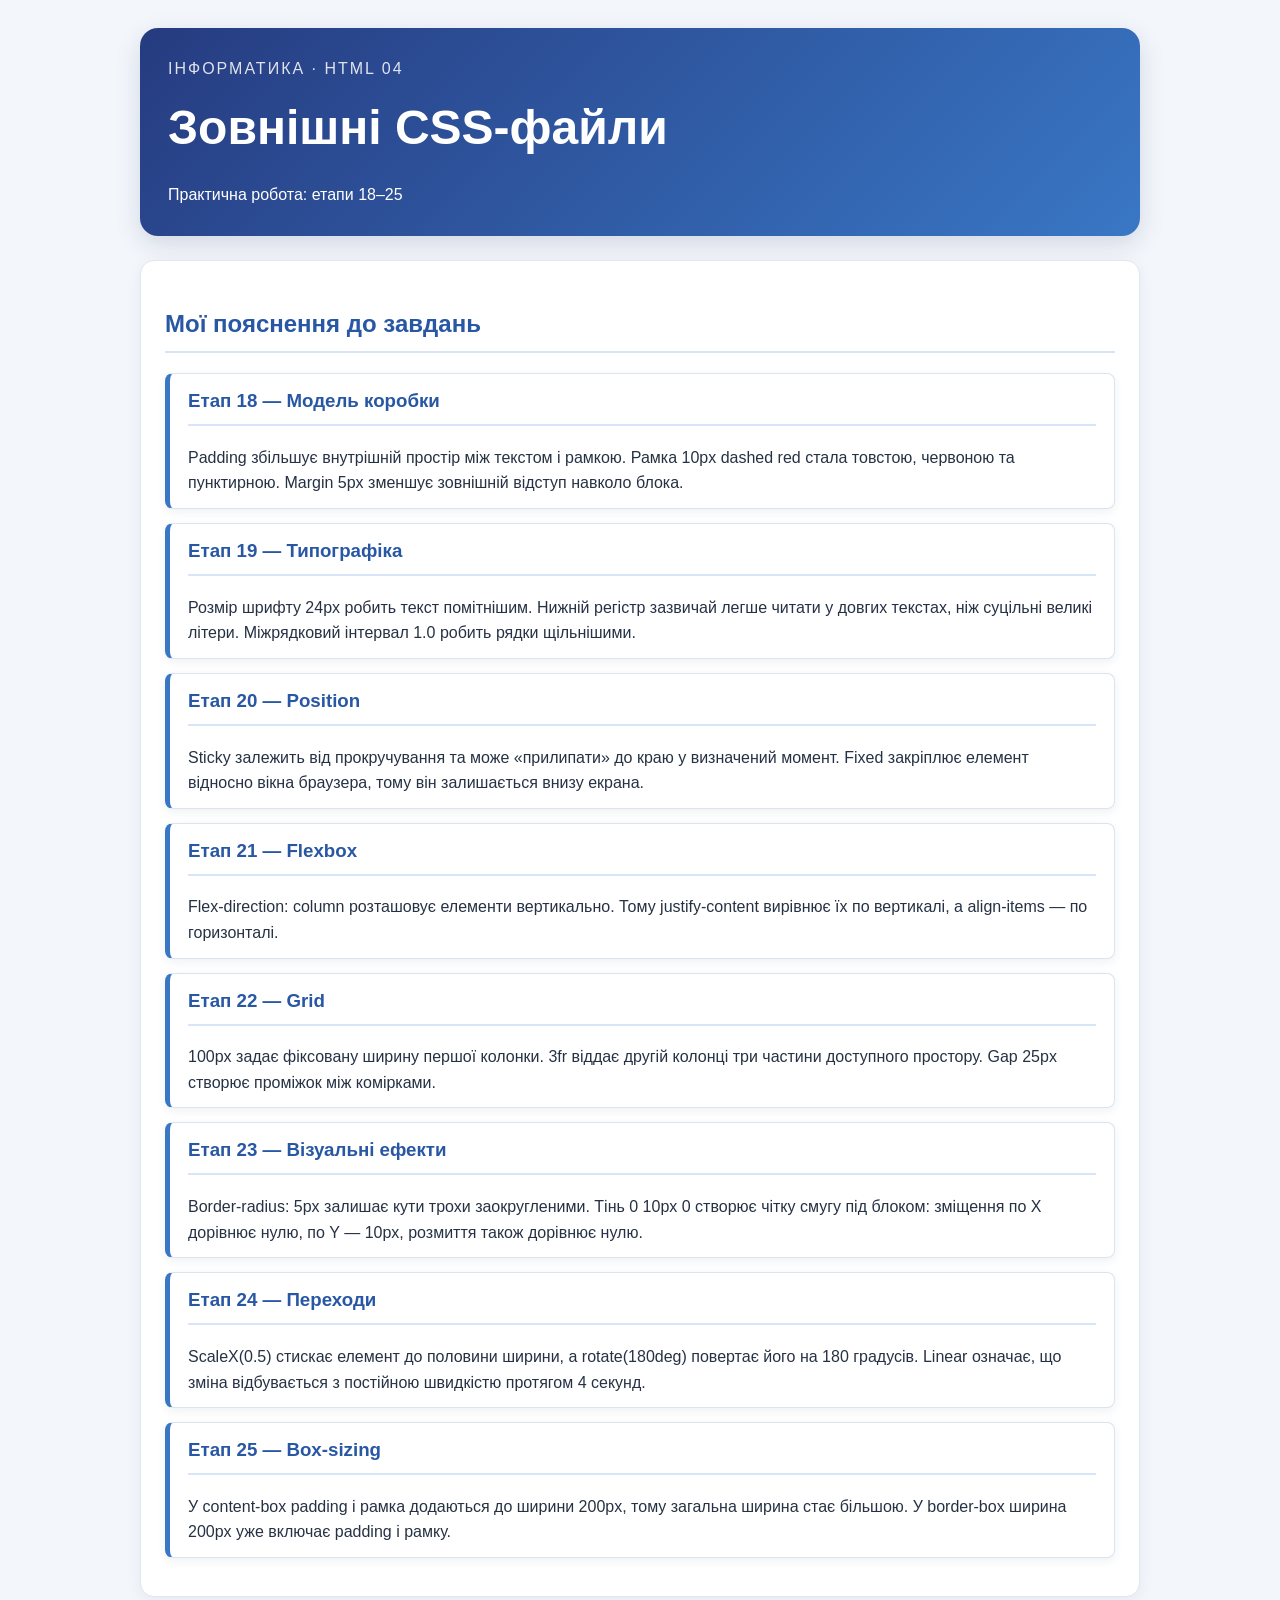
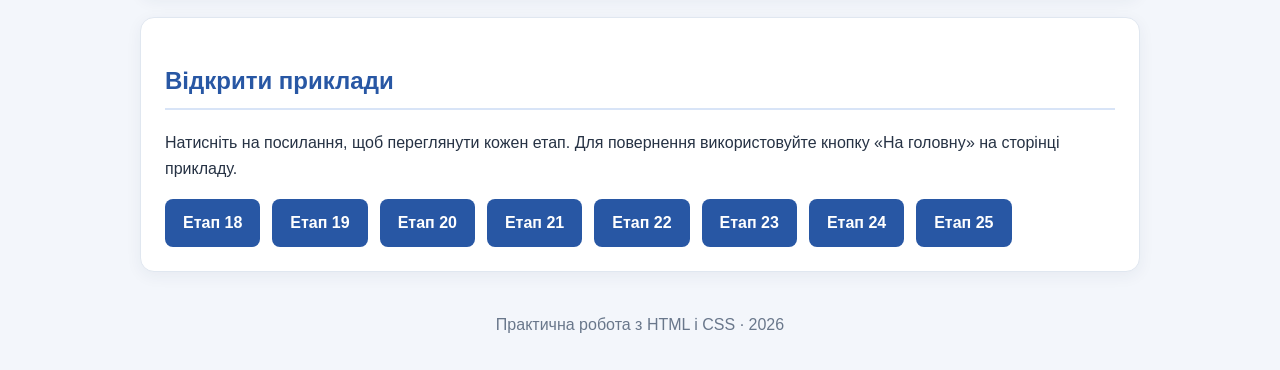
<file: index.html>
<!DOCTYPE html>
<html lang="uk">
<head>
  <meta charset="UTF-8">
  <meta name="viewport" content="width=device-width, initial-scale=1.0">
  <title>HTML 04 — Практична робота</title>
  <link rel="stylesheet" href="style_index.css">
</head>
<body>
  <header class="page-header">
    <p class="eyebrow">Інформатика · HTML 04</p>
    <h1>Зовнішні CSS-файли</h1>
    <p class="intro">Практична робота: етапи 18–25</p>
  </header>

  <main>
    <section class="section-card">
      <h2>Мої пояснення до завдань</h2>
      <div class="explanation-box">
        <h3>Етап 18 — Модель коробки</h3>
        <p>Padding збільшує внутрішній простір між текстом і рамкою. Рамка 10px dashed red стала товстою, червоною та пунктирною. Margin 5px зменшує зовнішній відступ навколо блока.</p>
      </div>
      <div class="explanation-box">
        <h3>Етап 19 — Типографіка</h3>
        <p>Розмір шрифту 24px робить текст помітнішим. Нижній регістр зазвичай легше читати у довгих текстах, ніж суцільні великі літери. Міжрядковий інтервал 1.0 робить рядки щільнішими.</p>
      </div>
      <div class="explanation-box">
        <h3>Етап 20 — Position</h3>
        <p>Sticky залежить від прокручування та може «прилипати» до краю у визначений момент. Fixed закріплює елемент відносно вікна браузера, тому він залишається внизу екрана.</p>
      </div>
      <div class="explanation-box">
        <h3>Етап 21 — Flexbox</h3>
        <p>Flex-direction: column розташовує елементи вертикально. Тому justify-content вирівнює їх по вертикалі, а align-items — по горизонталі.</p>
      </div>
      <div class="explanation-box">
        <h3>Етап 22 — Grid</h3>
        <p>100px задає фіксовану ширину першої колонки. 3fr віддає другій колонці три частини доступного простору. Gap 25px створює проміжок між комірками.</p>
      </div>
      <div class="explanation-box">
        <h3>Етап 23 — Візуальні ефекти</h3>
        <p>Border-radius: 5px залишає кути трохи заокругленими. Тінь 0 10px 0 створює чітку смугу під блоком: зміщення по X дорівнює нулю, по Y — 10px, розмиття також дорівнює нулю.</p>
      </div>
      <div class="explanation-box">
        <h3>Етап 24 — Переходи</h3>
        <p>ScaleX(0.5) стискає елемент до половини ширини, а rotate(180deg) повертає його на 180 градусів. Linear означає, що зміна відбувається з постійною швидкістю протягом 4 секунд.</p>
      </div>
      <div class="explanation-box">
        <h3>Етап 25 — Box-sizing</h3>
        <p>У content-box padding і рамка додаються до ширини 200px, тому загальна ширина стає більшою. У border-box ширина 200px уже включає padding і рамку.</p>
      </div>
    </section>

    <section class="section-card">
      <h2>Відкрити приклади</h2>
      <p>Натисніть на посилання, щоб переглянути кожен етап. Для повернення використовуйте кнопку «На головну» на сторінці прикладу.</p>
      <nav class="links-container" aria-label="Приклади HTML і CSS">
        <a href="index18.html">Етап 18</a>
        <a href="index19.html">Етап 19</a>
        <a href="index20.html">Етап 20</a>
        <a href="index21.html">Етап 21</a>
        <a href="index22.html">Етап 22</a>
        <a href="index23.html">Етап 23</a>
        <a href="index24.html">Етап 24</a>
        <a href="index25.html">Етап 25</a>
      </nav>
    </section>
  </main>
  <footer>Практична робота з HTML і CSS · 2026</footer>
</body>
</html>
</file>
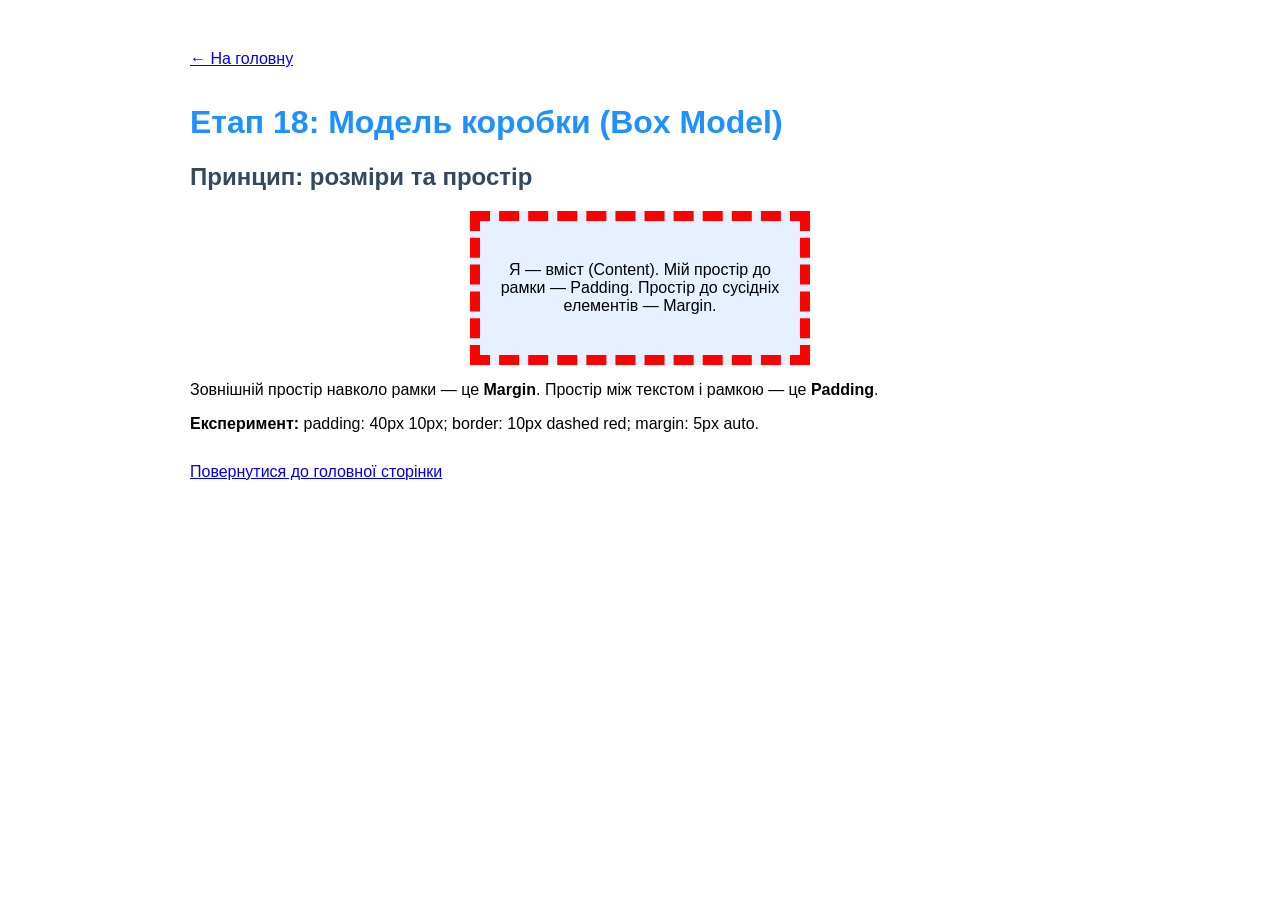
<file: index18.html>
<!DOCTYPE html>
<html lang="uk">
<head>
  <meta charset="UTF-8">
  <meta name="viewport" content="width=device-width, initial-scale=1.0">
  <title>18. Модель коробки CSS</title>
  <link rel="stylesheet" href="style18.css">
</head>
<body>
  <main class="page">
    <a class="home-link" href="index.html">← На головну</a>
    <h1>Етап 18: Модель коробки (Box Model)</h1>
    <h2>Принцип: розміри та простір</h2>
    <div class="box-model-demo">Я — вміст (Content). Мій простір до рамки — Padding. Простір до сусідніх елементів — Margin.</div>
    <p>Зовнішній простір навколо рамки — це <strong>Margin</strong>. Простір між текстом і рамкою — це <strong>Padding</strong>.</p>
    <p><strong>Експеримент:</strong> padding: 40px 10px; border: 10px dashed red; margin: 5px auto.</p>    <p class="back-note"><a href="index.html">Повернутися до головної сторінки</a></p>
  </main>
</body>
</html>
</file>
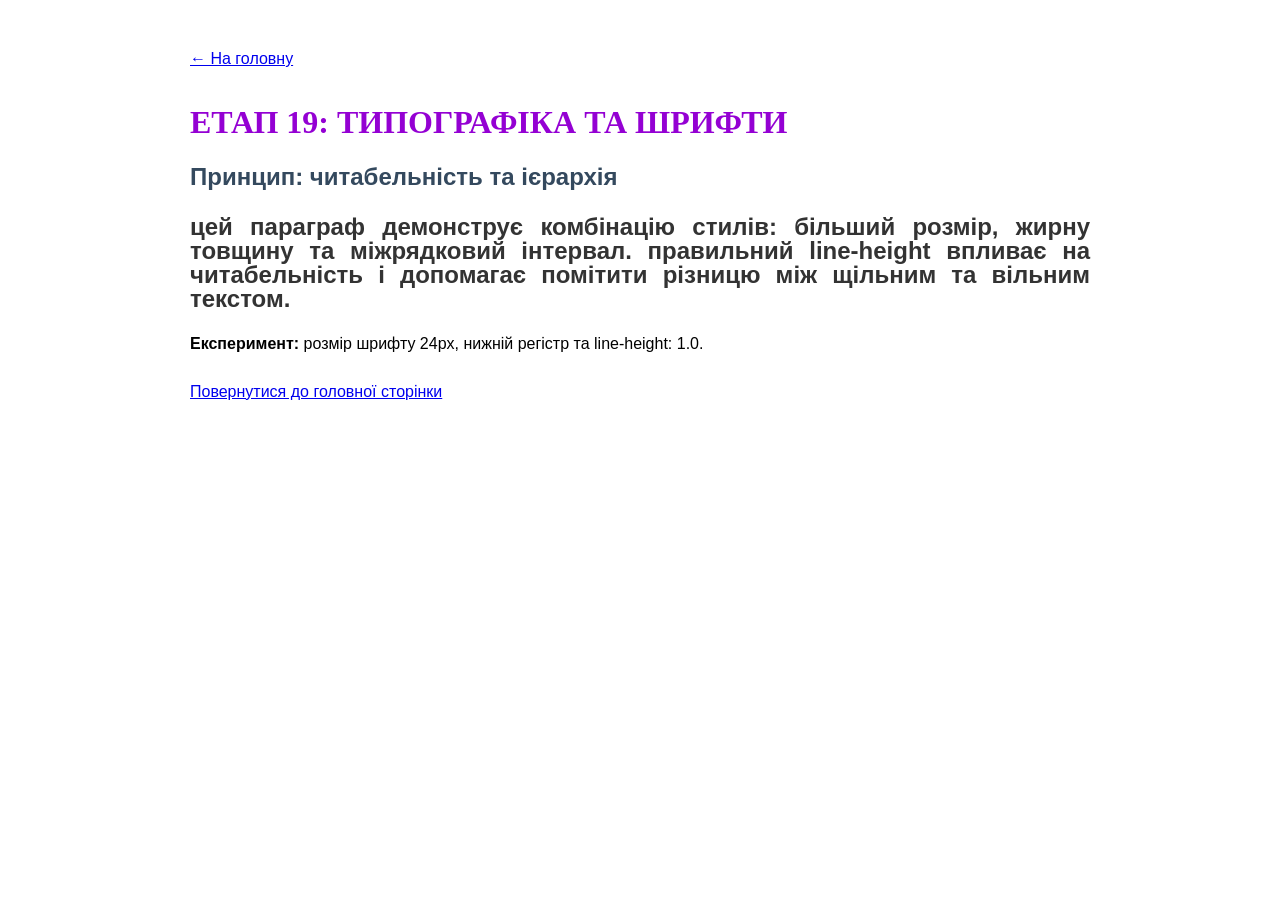
<file: index19.html>
<!DOCTYPE html>
<html lang="uk">
<head>
  <meta charset="UTF-8">
  <meta name="viewport" content="width=device-width, initial-scale=1.0">
  <title>19. Типографіка CSS</title>
  <link rel="stylesheet" href="style19.css">
</head>
<body>
  <main class="page">
    <a class="home-link" href="index.html">← На головну</a>
    <h1>Етап 19: Типографіка та шрифти</h1>
    <h2>Принцип: читабельність та ієрархія</h2>
    <p class="text-demo">Цей параграф демонструє комбінацію стилів: більший розмір, жирну товщину та міжрядковий інтервал. Правильний line-height впливає на читабельність і допомагає помітити різницю між щільним та вільним текстом.</p>
    <p><strong>Експеримент:</strong> розмір шрифту 24px, нижній регістр та line-height: 1.0.</p>    <p class="back-note"><a href="index.html">Повернутися до головної сторінки</a></p>
  </main>
</body>
</html>
</file>
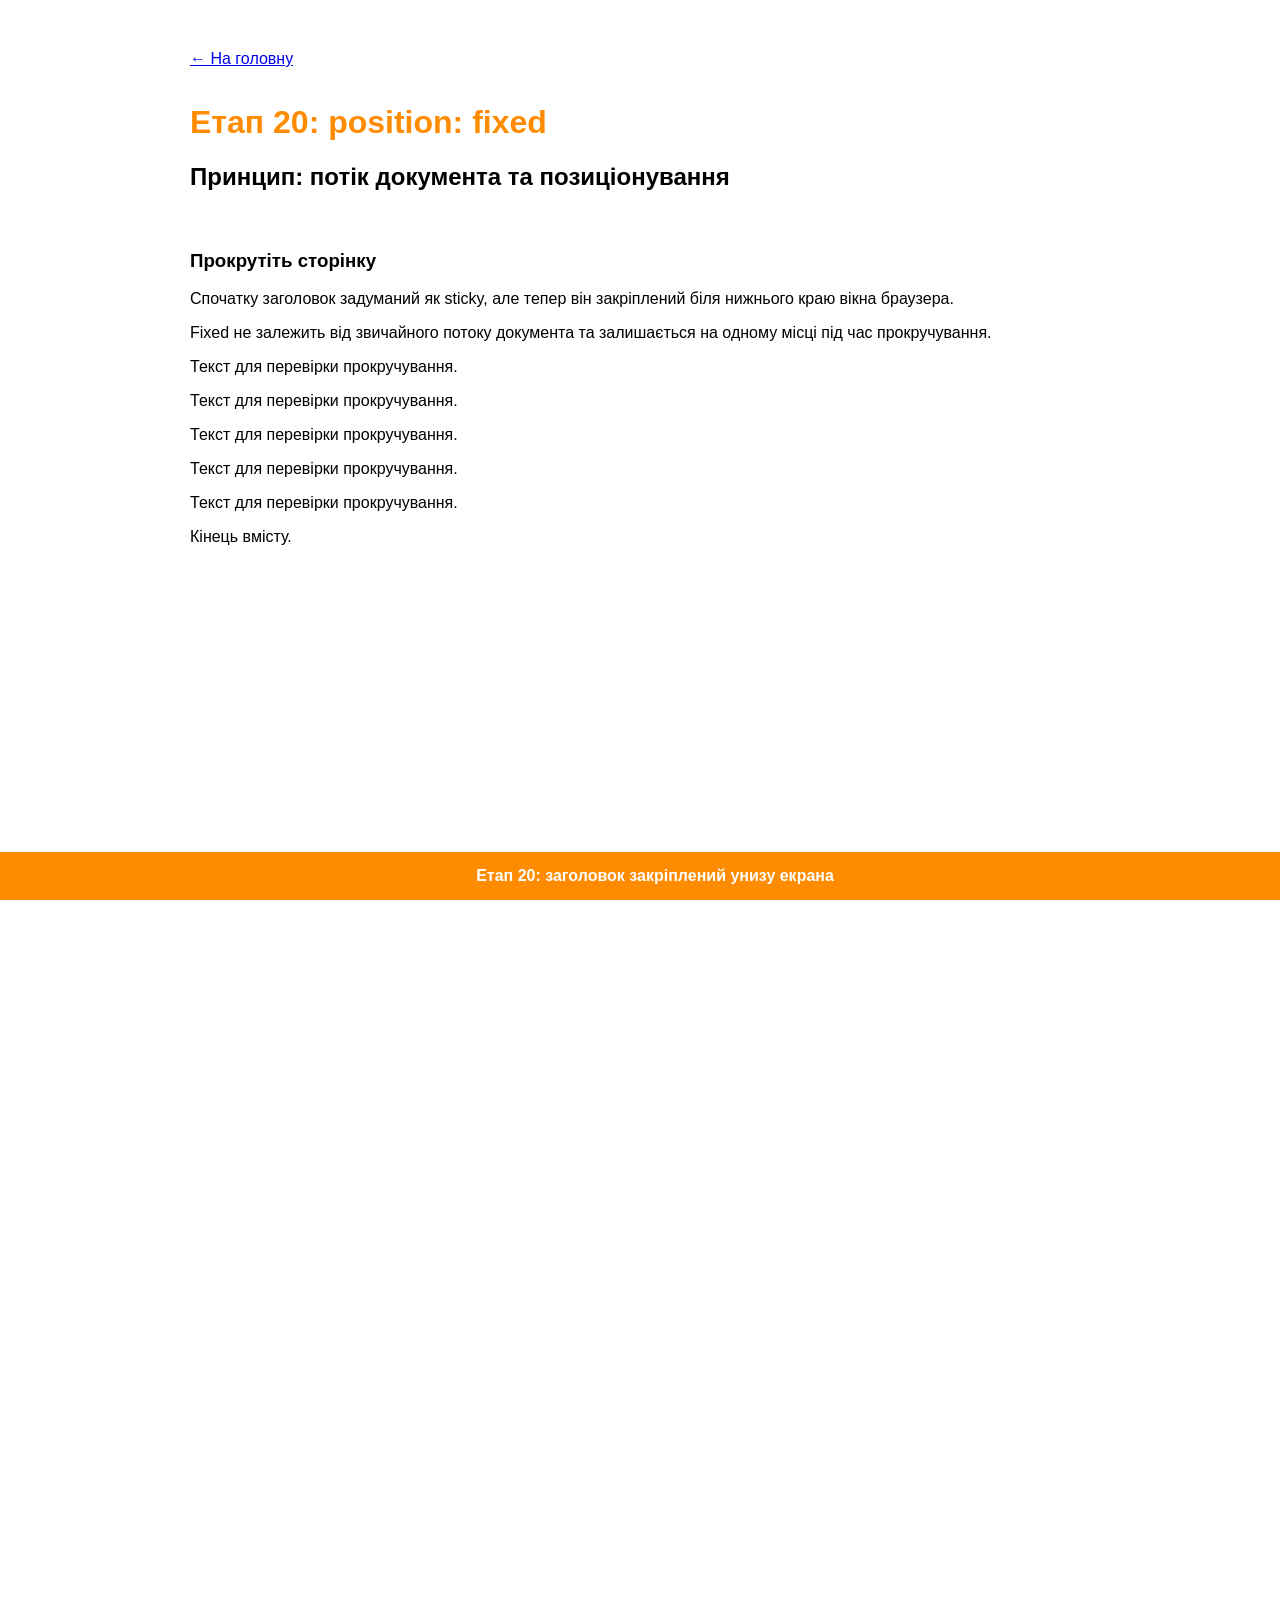
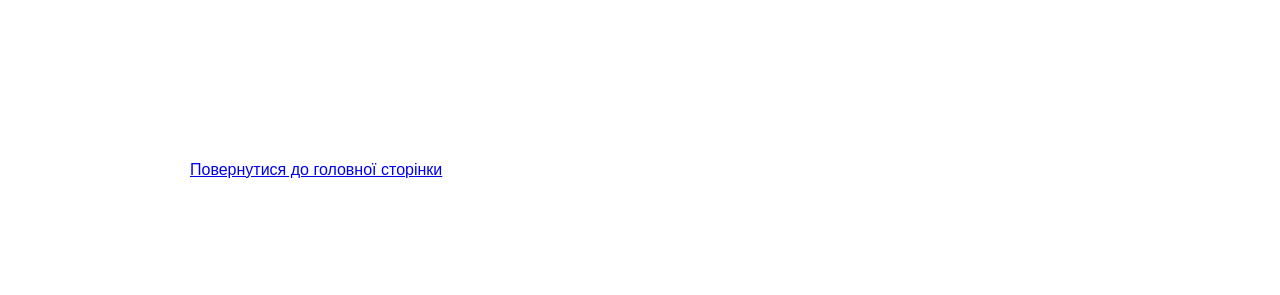
<file: index20.html>
<!DOCTYPE html>
<html lang="uk">
<head>
  <meta charset="UTF-8">
  <meta name="viewport" content="width=device-width, initial-scale=1.0">
  <title>20. Position: Fixed</title>
  <link rel="stylesheet" href="style20.css">
</head>
<body>
  <main class="page">
    <a class="home-link" href="index.html">← На головну</a>
    <h1>Етап 20: position: fixed</h1>
    <h2>Принцип: потік документа та позиціонування</h2>
    <div class="content-filler">
      <h3>Прокрутіть сторінку</h3>
      <p>Спочатку заголовок задуманий як sticky, але тепер він закріплений біля нижнього краю вікна браузера.</p>
      <p>Fixed не залежить від звичайного потоку документа та залишається на одному місці під час прокручування.</p>
      <p>Текст для перевірки прокручування.</p><p>Текст для перевірки прокручування.</p><p>Текст для перевірки прокручування.</p>
      <p>Текст для перевірки прокручування.</p><p>Текст для перевірки прокручування.</p><p>Кінець вмісту.</p>
    </div>
    <div class="sticky-header"><strong>Етап 20: заголовок закріплений унизу екрана</strong></div>    <p class="back-note"><a href="index.html">Повернутися до головної сторінки</a></p>
  </main>
</body>
</html>
</file>
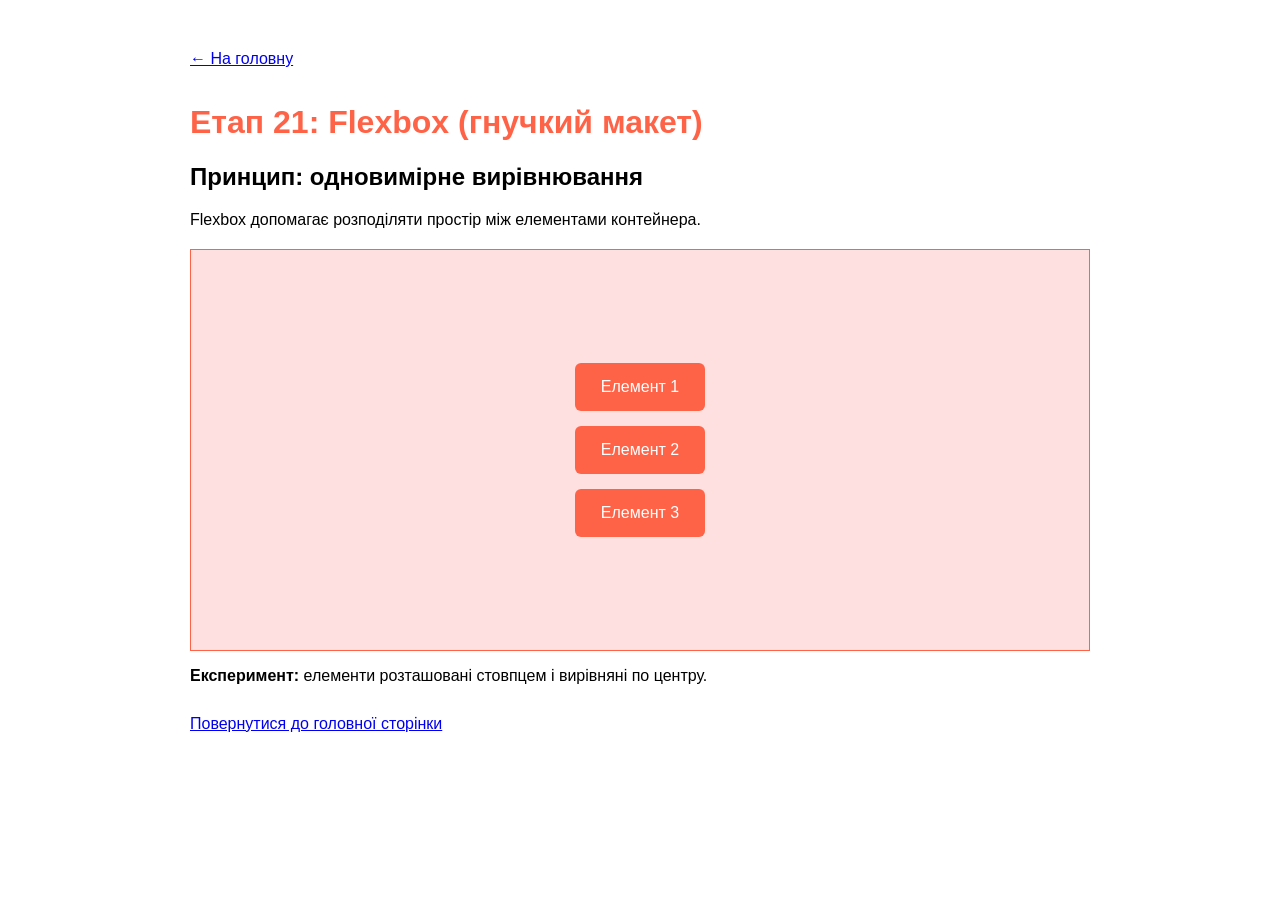
<file: index21.html>
<!DOCTYPE html>
<html lang="uk">
<head>
  <meta charset="UTF-8">
  <meta name="viewport" content="width=device-width, initial-scale=1.0">
  <title>21. Flexbox</title>
  <link rel="stylesheet" href="style21.css">
</head>
<body>
  <main class="page">
    <a class="home-link" href="index.html">← На головну</a>
    <h1>Етап 21: Flexbox (гнучкий макет)</h1>
    <h2>Принцип: одновимірне вирівнювання</h2>
    <p>Flexbox допомагає розподіляти простір між елементами контейнера.</p>
    <div class="flex-container">
      <div class="flex-item">Елемент 1</div>
      <div class="flex-item">Елемент 2</div>
      <div class="flex-item">Елемент 3</div>
    </div>
    <p><strong>Експеримент:</strong> елементи розташовані стовпцем і вирівняні по центру.</p>    <p class="back-note"><a href="index.html">Повернутися до головної сторінки</a></p>
  </main>
</body>
</html>
</file>
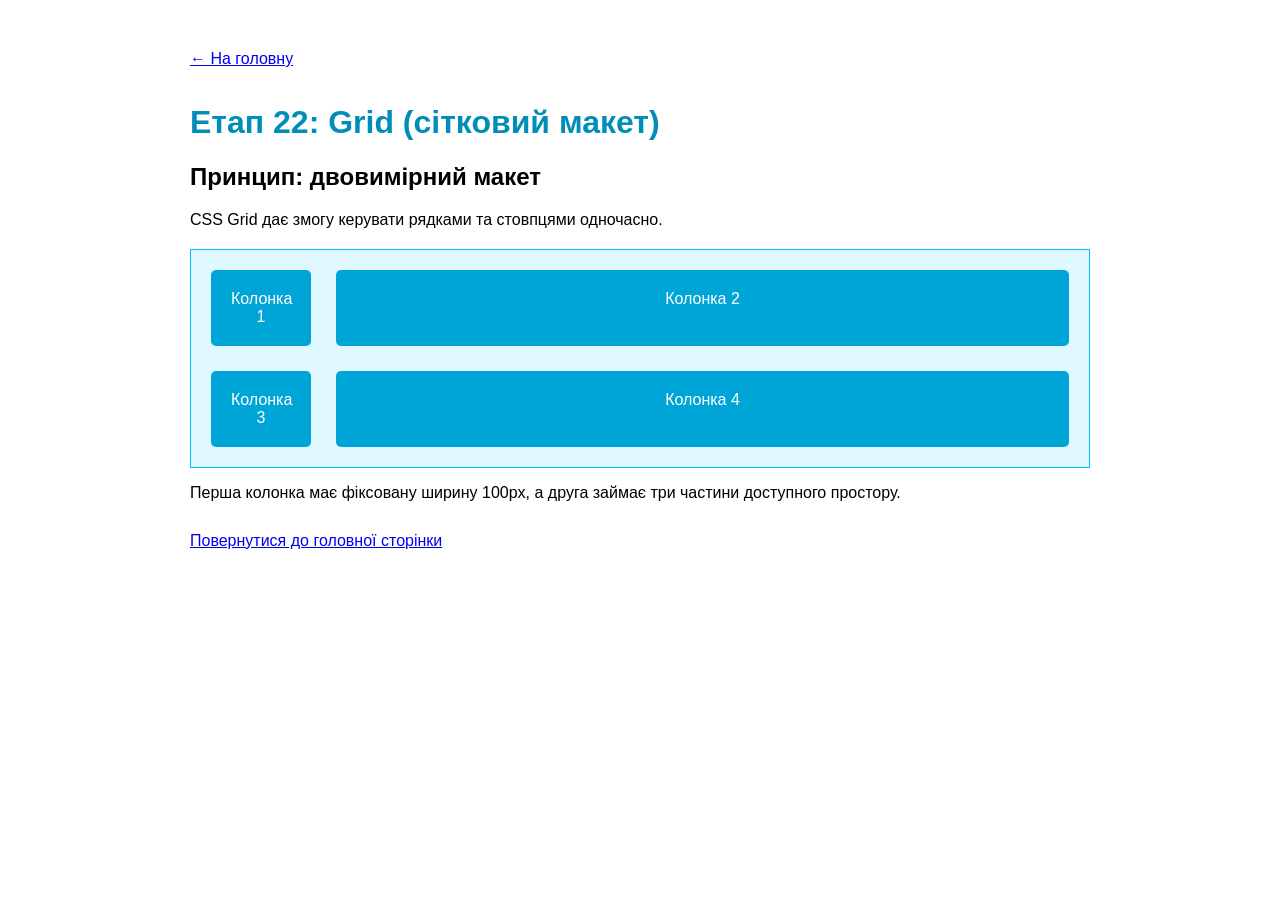
<file: index22.html>
<!DOCTYPE html>
<html lang="uk">
<head>
  <meta charset="UTF-8">
  <meta name="viewport" content="width=device-width, initial-scale=1.0">
  <title>22. CSS Grid</title>
  <link rel="stylesheet" href="style22.css">
</head>
<body>
  <main class="page">
    <a class="home-link" href="index.html">← На головну</a>
    <h1>Етап 22: Grid (сітковий макет)</h1>
    <h2>Принцип: двовимірний макет</h2>
    <p>CSS Grid дає змогу керувати рядками та стовпцями одночасно.</p>
    <div class="grid-container">
      <div class="grid-item">Колонка 1</div>
      <div class="grid-item">Колонка 2</div>
      <div class="grid-item">Колонка 3</div>
      <div class="grid-item">Колонка 4</div>
    </div>
    <p>Перша колонка має фіксовану ширину 100px, а друга займає три частини доступного простору.</p>    <p class="back-note"><a href="index.html">Повернутися до головної сторінки</a></p>
  </main>
</body>
</html>
</file>
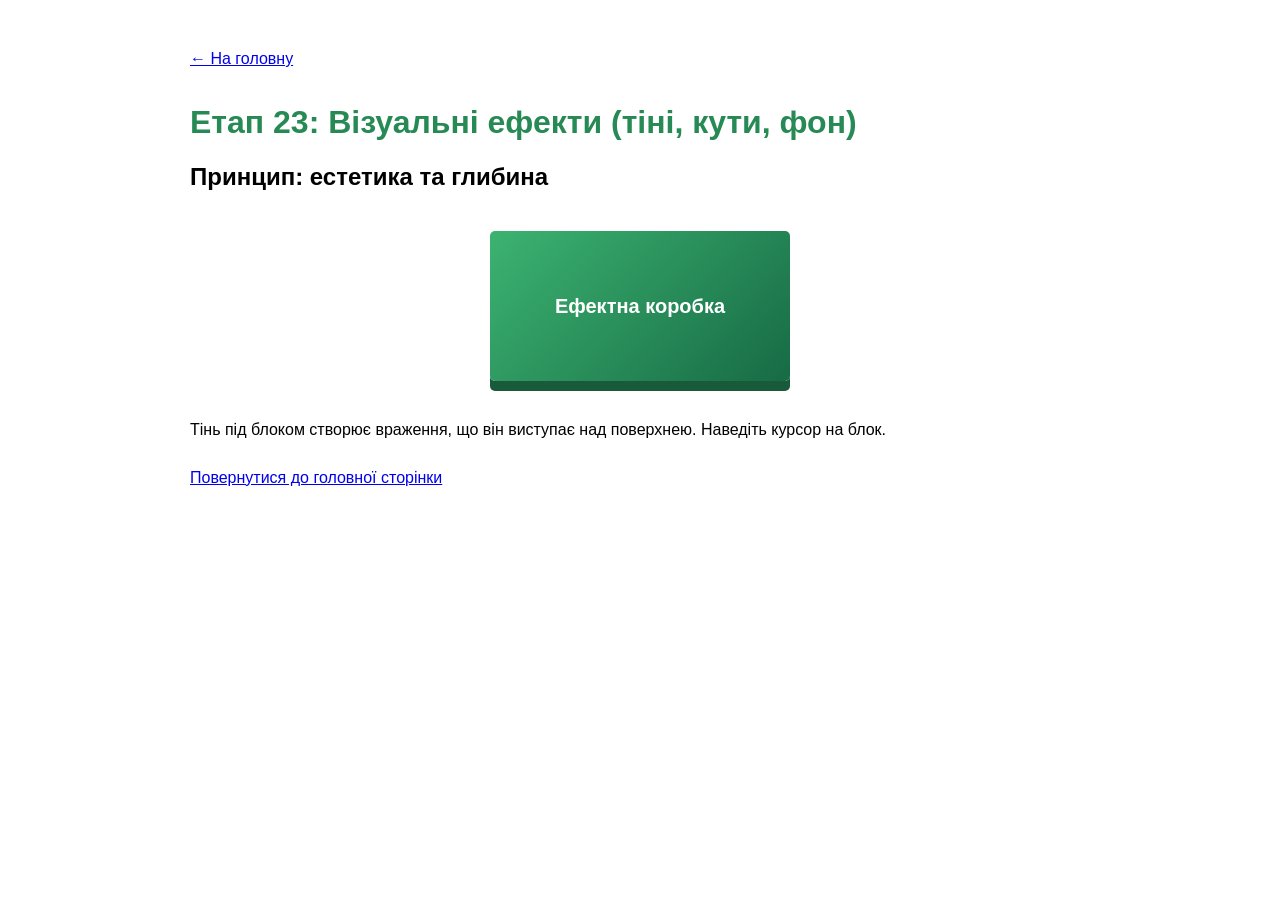
<file: index23.html>
<!DOCTYPE html>
<html lang="uk">
<head>
  <meta charset="UTF-8">
  <meta name="viewport" content="width=device-width, initial-scale=1.0">
  <title>23. Візуальні ефекти</title>
  <link rel="stylesheet" href="style23.css">
</head>
<body>
  <main class="page">
    <a class="home-link" href="index.html">← На головну</a>
    <h1>Етап 23: Візуальні ефекти (тіні, кути, фон)</h1>
    <h2>Принцип: естетика та глибина</h2>
    <div class="effect-box">Ефектна коробка</div>
    <p>Тінь під блоком створює враження, що він виступає над поверхнею. Наведіть курсор на блок.</p>    <p class="back-note"><a href="index.html">Повернутися до головної сторінки</a></p>
  </main>
</body>
</html>
</file>
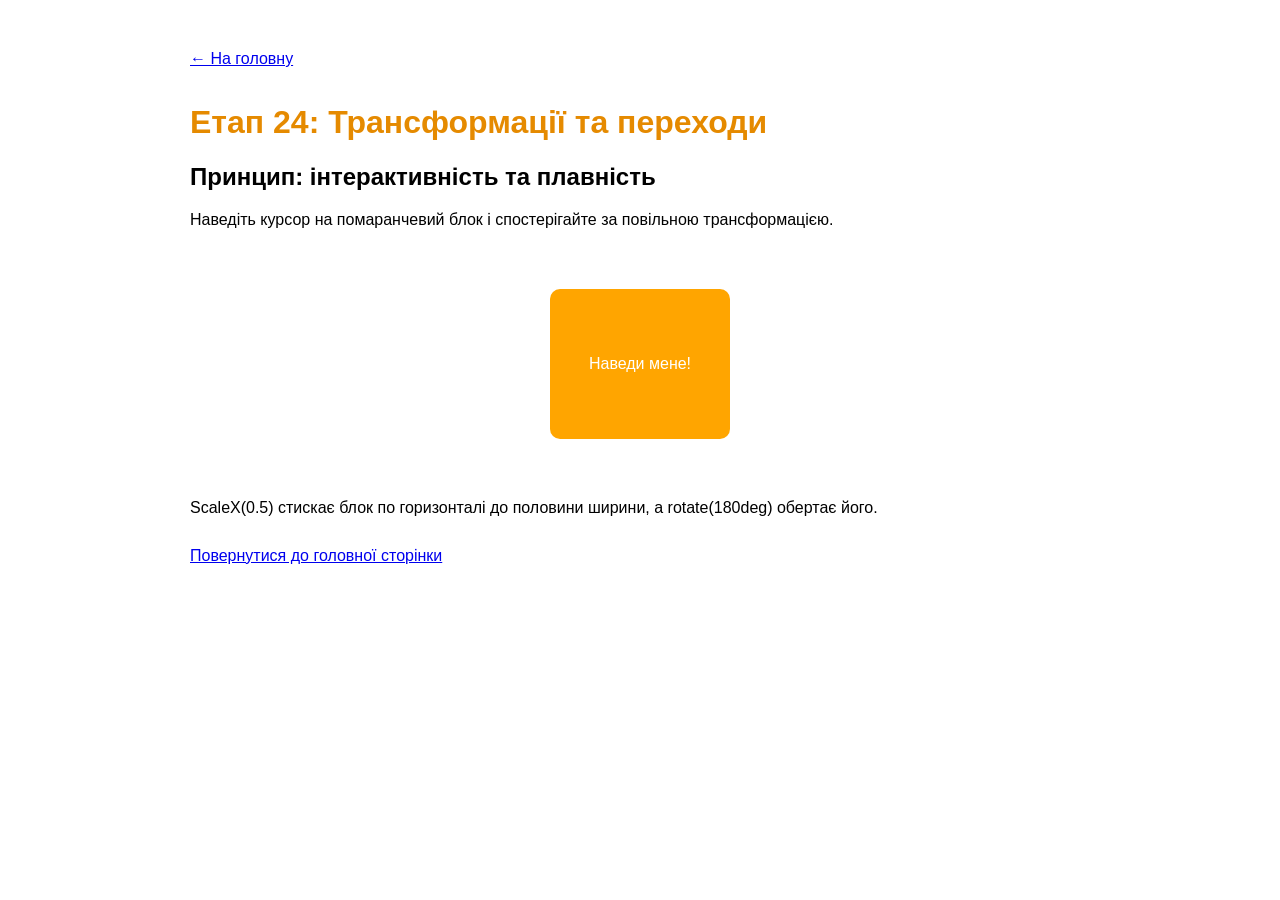
<file: index24.html>
<!DOCTYPE html>
<html lang="uk">
<head>
  <meta charset="UTF-8">
  <meta name="viewport" content="width=device-width, initial-scale=1.0">
  <title>24. Переходи та трансформації</title>
  <link rel="stylesheet" href="style24.css">
</head>
<body>
  <main class="page">
    <a class="home-link" href="index.html">← На головну</a>
    <h1>Етап 24: Трансформації та переходи</h1>
    <h2>Принцип: інтерактивність та плавність</h2>
    <p>Наведіть курсор на помаранчевий блок і спостерігайте за повільною трансформацією.</p>
    <div class="hover-box">Наведи мене!</div>
    <p>ScaleX(0.5) стискає блок по горизонталі до половини ширини, а rotate(180deg) обертає його.</p>    <p class="back-note"><a href="index.html">Повернутися до головної сторінки</a></p>
  </main>
</body>
</html>
</file>
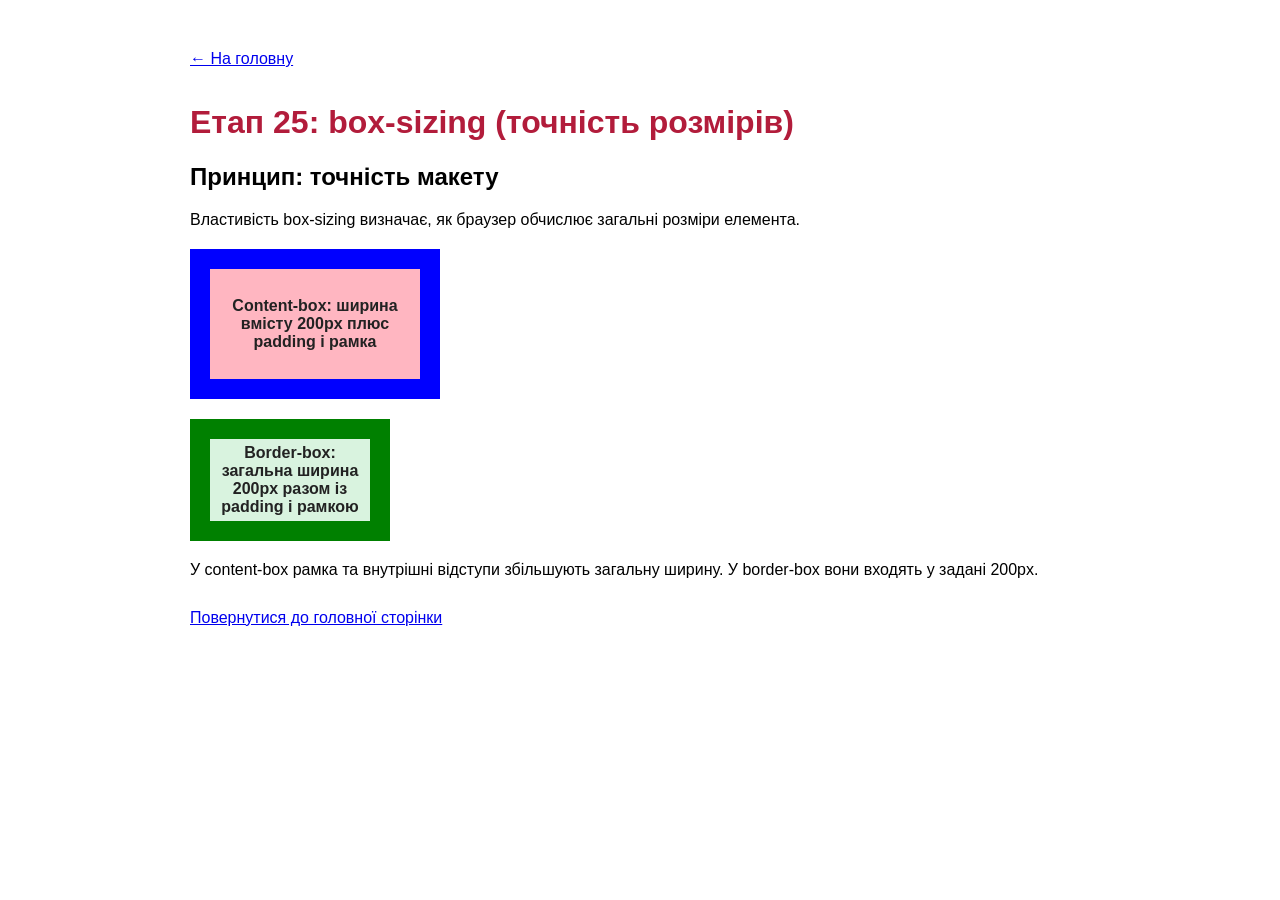
<file: index25.html>
<!DOCTYPE html>
<html lang="uk">
<head>
  <meta charset="UTF-8">
  <meta name="viewport" content="width=device-width, initial-scale=1.0">
  <title>25. Box-sizing</title>
  <link rel="stylesheet" href="style25.css">
</head>
<body>
  <main class="page">
    <a class="home-link" href="index.html">← На головну</a>
    <h1>Етап 25: box-sizing (точність розмірів)</h1>
    <h2>Принцип: точність макету</h2>
    <p>Властивість box-sizing визначає, як браузер обчислює загальні розміри елемента.</p>
    <div class="box content-box">Content-box: ширина вмісту 200px плюс padding і рамка</div>
    <div class="box border-box">Border-box: загальна ширина 200px разом із padding і рамкою</div>
    <p>У content-box рамка та внутрішні відступи збільшують загальну ширину. У border-box вони входять у задані 200px.</p>    <p class="back-note"><a href="index.html">Повернутися до головної сторінки</a></p>
  </main>
</body>
</html>
</file>
<file: style_index.css>
* { box-sizing: border-box; }

body {
  margin: 0;
  padding: 28px;
  font-family: Arial, Helvetica, sans-serif;
  color: #263244;
  background: #f3f6fb;
  line-height: 1.6;
}

.page-header, main, footer {
  max-width: 1000px;
  margin-left: auto;
  margin-right: auto;
}

.page-header {
  padding: 28px;
  margin-bottom: 24px;
  color: white;
  background: linear-gradient(135deg, #263b80, #3977c5);
  border-radius: 18px;
  box-shadow: 0 8px 24px rgba(27, 49, 94, 0.15);
}

.eyebrow { margin: 0; text-transform: uppercase; letter-spacing: 2px; opacity: .85; }
h1 { margin: 8px 0; font-size: clamp(2rem, 5vw, 3rem); }
.intro { margin-bottom: 0; }

h2, h3 {
  color: #2857a4;
  border-bottom: 2px solid #d8e4f7;
  padding-bottom: 8px;
}

.section-card {
  background: white;
  padding: 24px;
  margin: 20px 0;
  border: 1px solid #e0e7f0;
  border-radius: 14px;
  box-shadow: 0 4px 16px rgba(30, 55, 90, 0.06);
}

.explanation-box {
  margin: 14px 0;
  padding: 12px 18px;
  background: #fff;
  border: 1px solid #dce4ee;
  border-left: 5px solid #3977c5;
  border-radius: 8px;
  box-shadow: 0 3px 10px rgba(30, 55, 90, 0.07);
}

.explanation-box h3 { margin-top: 0; }
.explanation-box p { margin-bottom: 0; }

.links-container {
  display: flex;
  flex-wrap: wrap;
  gap: 12px;
  margin-top: 18px;
}

.links-container a, .home-link {
  display: inline-block;
  padding: 11px 18px;
  color: white;
  background: #2857a4;
  border-radius: 8px;
  text-decoration: none;
  font-weight: bold;
  transition: background-color .2s, transform .2s;
}

.links-container a:hover, .home-link:hover {
  background: #17366d;
  transform: translateY(-2px);
}

footer { padding: 20px 0 4px; text-align: center; color: #69778b; }

@media (max-width: 600px) {
  body { padding: 14px; }
  .page-header, .section-card { padding: 18px; }
}
</file>
<file: style18.css>
.page { font-family: Arial, sans-serif; max-width: 900px; margin: 30px auto; padding: 20px; }
h1 { color: #1e90ff; }
h2 { color: #34495e; }
.box-model-demo { padding: 40px 10px; border: 10px dashed red; margin: 5px auto; width: 300px; max-width: 90%; background: #e6f0ff; text-align: center; }
.home-link { display: inline-block; margin-bottom: 15px; }
.back-note { margin-top: 30px; }
</file>
<file: style19.css>
.page { font-family: Arial, sans-serif; max-width: 900px; margin: 30px auto; padding: 20px; }
h1 { color: #9400d3; font-family: Georgia, serif; text-transform: uppercase; }
h2 { color: #34495e; }
.text-demo { font-family: Arial, sans-serif; font-size: 24px; font-weight: 700; line-height: 1.0; color: #333; text-align: justify; text-transform: lowercase; }
.home-link { display: inline-block; margin-bottom: 15px; }
.back-note { margin-top: 30px; }
</file>
<file: style20.css>
.page { font-family: Arial, sans-serif; max-width: 900px; margin: 30px auto; padding: 20px; }
h1 { color: #ff8c00; }
.content-filler { min-height: 1500px; padding-top: 20px; }
.sticky-header { position: fixed; bottom: 0; left: 0; width: 100%; z-index: 10; background: #ff8c00; color: white; padding: 15px; text-align: center; }
.home-link { display: inline-block; margin-bottom: 15px; }
.back-note { margin-top: 30px; }
body { margin-bottom: 80px; }
</file>
<file: style21.css>
.page { font-family: Arial, sans-serif; max-width: 900px; margin: 30px auto; padding: 20px; }
h1 { color: #ff6347; }
.flex-container { display: flex; flex-direction: column; justify-content: center; align-items: center; gap: 15px; min-height: 360px; background: #ffe0e0; padding: 20px; border: 1px solid #ff6347; margin-top: 20px; }
.flex-item { background: #ff6347; color: white; width: 130px; padding: 15px 0; text-align: center; border-radius: 6px; }
.home-link { display: inline-block; margin-bottom: 15px; }
.back-note { margin-top: 30px; }
</file>
<file: style22.css>
.page { font-family: Arial, sans-serif; max-width: 900px; margin: 30px auto; padding: 20px; }
h1 { color: #008eb8; }
.grid-container { display: grid; grid-template-columns: 100px 3fr; gap: 25px; background: #e0f8ff; padding: 20px; border: 1px solid #00bfff; margin-top: 20px; }
.grid-item { background: #00a5d7; color: white; padding: 20px; text-align: center; border-radius: 5px; }
.home-link { display: inline-block; margin-bottom: 15px; }
.back-note { margin-top: 30px; }
@media (max-width: 520px) { .grid-container { grid-template-columns: 100px minmax(0, 1fr); padding: 10px; gap: 10px; } }
</file>
<file: style23.css>
.page { font-family: Arial, sans-serif; max-width: 900px; margin: 30px auto; padding: 20px; }
h1 { color: #278a54; }
.effect-box { width: 300px; max-width: 90%; height: 150px; margin: 40px auto; border-radius: 5px; box-shadow: 0 10px 0 #185a3a; background: linear-gradient(135deg, #3cb371, #176b45); color: white; text-align: center; line-height: 150px; font-weight: bold; font-size: 20px; transition: transform .2s; }
.effect-box:hover { transform: translateY(-4px); }
.home-link { display: inline-block; margin-bottom: 15px; }
.back-note { margin-top: 30px; }
</file>
<file: style24.css>
.page { font-family: Arial, sans-serif; max-width: 900px; margin: 30px auto; padding: 20px; }
h1 { color: #e58a00; }
.hover-box { width: 180px; height: 150px; margin: 60px auto; background: #ffa500; text-align: center; line-height: 150px; color: white; cursor: pointer; border-radius: 10px; transition: all 4s linear; }
.hover-box:hover { background: #ff4500; transform: scaleX(0.5) rotate(180deg); }
.home-link { display: inline-block; margin-bottom: 15px; }
.back-note { margin-top: 30px; }
</file>
<file: style25.css>
.page { font-family: Arial, sans-serif; max-width: 900px; margin: 30px auto; padding: 20px; }
h1 { color: #b21c3b; }
.box { width: 200px; min-height: 100px; padding: 5px; margin: 20px 0; text-align: center; display: flex; align-items: center; justify-content: center; color: #222; font-weight: bold; overflow-wrap: anywhere; }
.content-box { box-sizing: content-box; border: 20px solid blue; background: #ffb6c1; }
.border-box { box-sizing: border-box; border: 20px solid green; background: #d9f3df; }
.home-link { display: inline-block; margin-bottom: 15px; }
.back-note { margin-top: 30px; }
</file>
